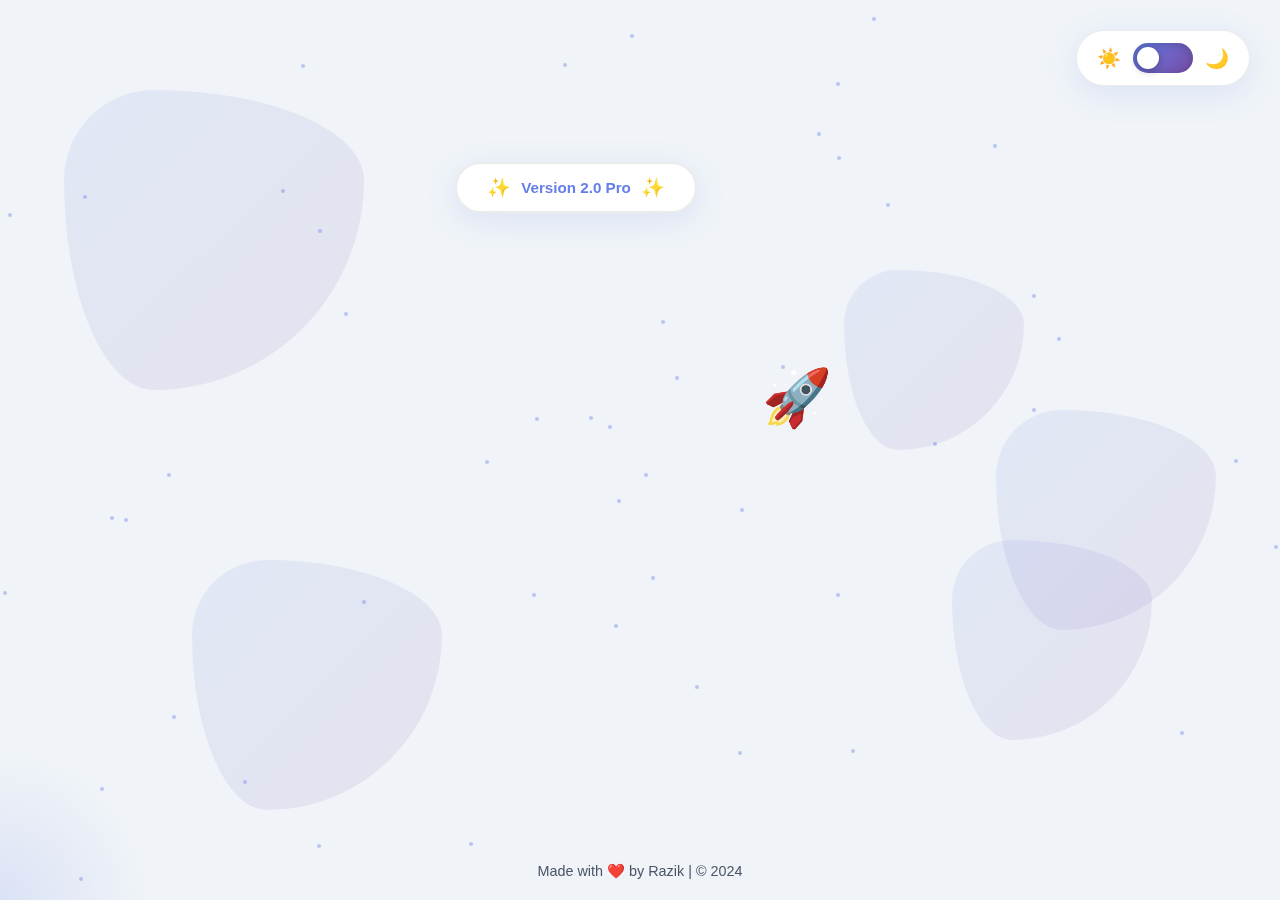
<file: index.html>
<!DOCTYPE html>
<html lang="id">

<head>
    <meta charset="UTF-8">
    <meta name="viewport" content="width=device-width, initial-scale=1.0">
    <title>Welcome - Razik Website 🚀</title>
    <link rel="stylesheet" href="landing.css">
</head>

<body>
    <!-- Theme Toggle Switch -->
    <div class="theme-switch-wrapper">
        <span class="theme-label">☀️</span>
        <label class="theme-switch">
            <input type="checkbox" id="themeToggle">
            <span class="slider"></span>
        </label>
        <span class="theme-label">🌙</span>
    </div>

    <!-- Particles Background -->
    <div class="particles-container" id="particles"></div>

    <!-- Main Landing Content -->
    <div class="landing-container">
        <div class="welcome-content">
            <!-- Animated Badge -->
            <div class="badge-animated">
                <span class="badge-sparkle">✨</span>
                <span class="badge-text">Version 2.0 Pro</span>
                <span class="badge-sparkle">✨</span>
            </div>

            <!-- Main Welcome Text -->
            <h1 class="welcome-title">
                <span class="title-word" data-text="Selamat">Selamat</span>
                <span class="title-word" data-text="Datang">Datang</span>
                <span class="title-word" data-text="di">di</span>
            </h1>
            <h2 class="welcome-subtitle">
                <span class="subtitle-word">Website</span>
                <span class="subtitle-word gradient-text">Razik</span>
                <span class="subtitle-emoji">🚀</span>
            </h2>

            <!-- Tagline -->
            <p class="tagline">
                Belajar <span class="html-text">HTML</span> dengan cara yang menyenangkan dan interaktif
            </p>

            <!-- Epic Button with Effects -->
            <div class="button-container">
                <button class="epic-button" id="enterButton">
                    <span class="button-content">
                        <span class="button-icon">🎯</span>
                        <span class="button-text">Mulai Petualangan</span>
                        <span class="button-icon">🎯</span>
                    </span>
                    <div class="button-particles"></div>
                    <div class="button-glow"></div>
                    <div class="shatter-layer"></div>
                </button>
                <div class="button-ripple"></div>
            </div>

            <!-- Features Preview -->
            <div class="features-preview">
                <div class="feature-item">
                    <span class="feature-icon">⚡</span>
                    <span class="feature-text">Cepat</span>
                </div>
                <div class="feature-divider"></div>
                <div class="feature-item">
                    <span class="feature-icon">🎨</span>
                    <span class="feature-text">Interaktif</span>
                </div>
                <div class="feature-divider"></div>
                <div class="feature-item">
                    <span class="feature-icon">🆓</span>
                    <span class="feature-text">Gratis</span>
                </div>
            </div>
        </div>

        <!-- Floating Shapes -->
        <div class="floating-shapes">
            <div class="shape shape-1"></div>
            <div class="shape shape-2"></div>
            <div class="shape shape-3"></div>
            <div class="shape shape-4"></div>
            <div class="shape shape-5"></div>
        </div>

        <!-- Scroll Hint -->
        <div class="scroll-hint">
            <span class="hint-text">Klik tombol di atas</span>
            <div class="hint-arrow">↑</div>
        </div>
    </div>

    <!-- Footer Credit -->
    <div class="landing-footer">
        <p>Made with ❤️ by Razik | © 2024</p>
    </div>

    <script src="landing.js"></script>
</body>

</html>
</file>
<file: landing.css>
/* ============================================
   LANDING PAGE - RAZIK WEBSITE
   Warna Santai & Simpel dengan Efek Keren
   ============================================ */

* {
    margin: 0;
    padding: 0;
    box-sizing: border-box;
}

:root {
    /* Light Mode - Warna Santai */
    --bg-primary: #f0f4f8;
    --bg-secondary: #ffffff;
    --text-primary: #2d3748;
    --text-secondary: #4a5568;
    --accent: #667eea;
    --accent-light: #764ba2;
    --html-color: #f6ad55;
    --shadow: rgba(102, 126, 234, 0.15);
    --border: rgba(0, 0, 0, 0.08);
    
    /* Gradients */
    --gradient-primary: linear-gradient(135deg, #667eea 0%, #764ba2 100%);
    --gradient-secondary: linear-gradient(135deg, #f093fb 0%, #f5576c 100%);
}

[data-theme="dark"] {
    /* Dark Mode - Warna Santai */
    --bg-primary: #1a202c;
    --bg-secondary: #2d3748;
    --text-primary: #f7fafc;
    --text-secondary: #e2e8f0;
    --accent: #7c3aed;
    --accent-light: #a78bfa;
    --html-color: #fbbf24;
    --shadow: rgba(124, 58, 237, 0.25);
    --border: rgba(255, 255, 255, 0.1);
}

html {
    scroll-behavior: smooth;
}

body {
    font-family: 'Segoe UI', -apple-system, BlinkMacSystemFont, sans-serif;
    background: var(--bg-primary);
    color: var(--text-primary);
    min-height: 100vh;
    overflow-x: hidden;
    transition: background 0.5s ease, color 0.5s ease;
}

/* ===== THEME SWITCH (ON/OFF STYLE) ===== */
.theme-switch-wrapper {
    position: fixed;
    top: 30px;
    right: 30px;
    z-index: 1000;
    display: flex;
    align-items: center;
    gap: 12px;
    background: var(--bg-secondary);
    padding: 12px 20px;
    border-radius: 50px;
    box-shadow: 0 8px 32px var(--shadow);
    backdrop-filter: blur(10px);
    border: 1px solid var(--border);
    transition: all 0.3s ease;
}

.theme-switch-wrapper:hover {
    transform: translateY(-3px);
    box-shadow: 0 12px 48px var(--shadow);
}

.theme-label {
    font-size: 1.2rem;
    transition: all 0.3s ease;
}

.theme-switch {
    position: relative;
    width: 60px;
    height: 30px;
    display: inline-block;
}

.theme-switch input {
    opacity: 0;
    width: 0;
    height: 0;
}

.slider {
    position: absolute;
    cursor: pointer;
    top: 0;
    left: 0;
    right: 0;
    bottom: 0;
    background: var(--gradient-primary);
    border-radius: 30px;
    transition: all 0.4s cubic-bezier(0.4, 0, 0.2, 1);
    box-shadow: inset 0 2px 8px rgba(0, 0, 0, 0.2);
}

.slider:before {
    content: "";
    position: absolute;
    height: 22px;
    width: 22px;
    left: 4px;
    bottom: 4px;
    background: white;
    border-radius: 50%;
    transition: all 0.4s cubic-bezier(0.4, 0, 0.2, 1);
    box-shadow: 0 2px 8px rgba(0, 0, 0, 0.3);
}

input:checked + .slider {
    background: linear-gradient(135deg, #667eea 0%, #764ba2 100%);
}

input:checked + .slider:before {
    transform: translateX(30px);
}

.slider:active:before {
    width: 28px;
}

/* ===== PARTICLES BACKGROUND ===== */
.particles-container {
    position: fixed;
    top: 0;
    left: 0;
    width: 100%;
    height: 100%;
    z-index: 0;
    pointer-events: none;
}

.particle {
    position: absolute;
    width: 4px;
    height: 4px;
    background: var(--accent);
    border-radius: 50%;
    opacity: 0.4;
    animation: float-particle 20s linear infinite;
}

@keyframes float-particle {
    0% {
        transform: translate(0, 0) scale(1);
        opacity: 0;
    }
    10% {
        opacity: 0.4;
    }
    90% {
        opacity: 0.4;
    }
    100% {
        transform: translate(var(--tx), var(--ty)) scale(0);
        opacity: 0;
    }
}

/* ===== LANDING CONTAINER ===== */
.landing-container {
    min-height: 100vh;
    display: flex;
    align-items: center;
    justify-content: center;
    position: relative;
    z-index: 1;
    padding: 40px 20px;
}

.welcome-content {
    text-align: center;
    max-width: 800px;
    position: relative;
    z-index: 2;
}

/* ===== BADGE ===== */
.badge-animated {
    display: inline-flex;
    align-items: center;
    gap: 10px;
    background: var(--bg-secondary);
    padding: 12px 30px;
    border-radius: 50px;
    margin-bottom: 40px;
    border: 2px solid var(--border);
    box-shadow: 0 8px 32px var(--shadow);
    animation: slideDown 1s ease;
}

@keyframes slideDown {
    from {
        opacity: 0;
        transform: translateY(-50px);
    }
    to {
        opacity: 1;
        transform: translateY(0);
    }
}

.badge-sparkle {
    font-size: 1.2rem;
    animation: sparkle 2s ease-in-out infinite;
}

@keyframes sparkle {
    0%, 100% { transform: scale(1) rotate(0deg); }
    50% { transform: scale(1.3) rotate(180deg); }
}

.badge-text {
    font-weight: 700;
    color: var(--accent);
    font-size: 0.95rem;
}

/* ===== WELCOME TITLE ===== */
.welcome-title {
    font-size: clamp(3rem, 12vw, 5rem);
    font-weight: 900;
    margin-bottom: 20px;
    line-height: 1.1;
}

.title-word {
    display: inline-block;
    position: relative;
    animation: fadeInUp 0.8s ease forwards;
    opacity: 0;
    margin: 0 10px;
}

.title-word:nth-child(1) {
    animation-delay: 0.2s;
}

.title-word:nth-child(2) {
    animation-delay: 0.4s;
}

.title-word:nth-child(3) {
    animation-delay: 0.6s;
}

@keyframes fadeInUp {
    to {
        opacity: 1;
        transform: translateY(0);
    }
}

.title-word {
    transform: translateY(30px);
}

/* ===== SUBTITLE ===== */
.welcome-subtitle {
    font-size: clamp(2rem, 8vw, 4rem);
    font-weight: 800;
    margin-bottom: 30px;
    display: flex;
    align-items: center;
    justify-content: center;
    gap: 15px;
    flex-wrap: wrap;
}

.subtitle-word {
    animation: fadeIn 1s ease forwards;
    opacity: 0;
}

.subtitle-word:nth-child(1) {
    animation-delay: 0.8s;
}

.subtitle-word:nth-child(2) {
    animation-delay: 1s;
}

@keyframes fadeIn {
    to { opacity: 1; }
}

.gradient-text {
    background: var(--gradient-primary);
    -webkit-background-clip: text;
    -webkit-text-fill-color: transparent;
    background-clip: text;
    position: relative;
}

.subtitle-emoji {
    font-size: clamp(2rem, 8vw, 3.5rem);
    animation: bounce 2s ease-in-out infinite, rotate 1.2s ease forwards;
    animation-delay: 0s, 1.2s;
}

@keyframes bounce {
    0%, 100% { transform: translateY(0) rotate(0deg); }
    50% { transform: translateY(-20px) rotate(10deg); }
}

@keyframes rotate {
    from { transform: rotate(0deg); }
    to { transform: rotate(360deg); }
}

/* ===== TAGLINE ===== */
.tagline {
    font-size: clamp(1rem, 3vw, 1.3rem);
    color: var(--text-secondary);
    margin-bottom: 60px;
    animation: fadeIn 1s ease forwards;
    animation-delay: 1.4s;
    opacity: 0;
}

.html-text {
    color: var(--html-color);
    font-weight: 800;
    text-transform: uppercase;
    position: relative;
    display: inline-block;
}

.html-text::after {
    content: '';
    position: absolute;
    bottom: -2px;
    left: 0;
    width: 100%;
    height: 3px;
    background: var(--html-color);
    opacity: 0.5;
}

/* ===== EPIC BUTTON WITH EFFECTS ===== */
.button-container {
    position: relative;
    display: inline-block;
    margin-bottom: 60px;
    animation: fadeInScale 1s ease forwards;
    animation-delay: 1.6s;
    opacity: 0;
}

@keyframes fadeInScale {
    to {
        opacity: 1;
        transform: scale(1);
    }
}

.button-container {
    transform: scale(0.8);
}

.epic-button {
    position: relative;
    padding: 20px 50px;
    font-size: 1.3rem;
    font-weight: 800;
    background: var(--gradient-primary);
    border: none;
    border-radius: 50px;
    color: white;
    cursor: pointer;
    overflow: hidden;
    transition: all 0.4s cubic-bezier(0.4, 0, 0.2, 1);
    box-shadow: 0 12px 40px var(--shadow);
    z-index: 1;
}

.epic-button:hover {
    transform: translateY(-8px) scale(1.05);
    box-shadow: 0 20px 60px var(--shadow);
}

.epic-button:active {
    transform: translateY(-4px) scale(1.02);
}

.button-content {
    display: flex;
    align-items: center;
    gap: 15px;
    position: relative;
    z-index: 2;
}

.button-icon {
    font-size: 1.5rem;
    animation: pulse 2s ease-in-out infinite;
}

@keyframes pulse {
    0%, 100% { transform: scale(1); }
    50% { transform: scale(1.2); }
}

.button-text {
    position: relative;
}

/* Button Glow Effect */
.button-glow {
    position: absolute;
    top: 50%;
    left: 50%;
    transform: translate(-50%, -50%);
    width: 100%;
    height: 100%;
    background: radial-gradient(circle, rgba(255,255,255,0.4) 0%, transparent 70%);
    opacity: 0;
    transition: opacity 0.4s ease;
    pointer-events: none;
    border-radius: 50px;
}

.epic-button:hover .button-glow {
    opacity: 1;
    animation: pulse-glow 1.5s ease-in-out infinite;
}

@keyframes pulse-glow {
    0%, 100% { transform: translate(-50%, -50%) scale(1); }
    50% { transform: translate(-50%, -50%) scale(1.2); }
}

/* Button Particles Effect */
.button-particles {
    position: absolute;
    top: 0;
    left: 0;
    width: 100%;
    height: 100%;
    pointer-events: none;
    overflow: hidden;
    border-radius: 50px;
}

/* Blur & Shatter Effect on Hover */
.epic-button:hover {
    filter: blur(0px);
    animation: shake 0.5s ease-in-out;
}

@keyframes shake {
    0%, 100% { transform: translateY(-8px) scale(1.05) rotate(0deg); }
    25% { transform: translateY(-8px) scale(1.05) rotate(-2deg); }
    75% { transform: translateY(-8px) scale(1.05) rotate(2deg); }
}

.shatter-layer {
    position: absolute;
    top: 0;
    left: 0;
    width: 100%;
    height: 100%;
    opacity: 0;
    pointer-events: none;
    background: repeating-linear-gradient(
        45deg,
        transparent,
        transparent 10px,
        rgba(255,255,255,0.1) 10px,
        rgba(255,255,255,0.1) 20px
    );
    transition: opacity 0.3s ease;
}

.epic-button:active .shatter-layer {
    opacity: 1;
    animation: shatter 0.6s ease-out forwards;
}

@keyframes shatter {
    0% {
        transform: scale(1);
        opacity: 1;
    }
    100% {
        transform: scale(2);
        opacity: 0;
    }
}

/* Button Ripple Effect */
.button-ripple {
    position: absolute;
    top: 50%;
    left: 50%;
    transform: translate(-50%, -50%);
    width: 0;
    height: 0;
    border-radius: 50%;
    background: rgba(255, 255, 255, 0.4);
    pointer-events: none;
}

.epic-button:active ~ .button-ripple {
    animation: ripple 0.6s ease-out;
}

@keyframes ripple {
    to {
        width: 300px;
        height: 300px;
        opacity: 0;
    }
}

/* ===== FEATURES PREVIEW ===== */
.features-preview {
    display: flex;
    justify-content: center;
    align-items: center;
    gap: 30px;
    flex-wrap: wrap;
    animation: fadeIn 1s ease forwards;
    animation-delay: 1.8s;
    opacity: 0;
}

.feature-item {
    display: flex;
    align-items: center;
    gap: 10px;
    background: var(--bg-secondary);
    padding: 15px 25px;
    border-radius: 50px;
    border: 2px solid var(--border);
    box-shadow: 0 4px 20px var(--shadow);
    transition: all 0.3s ease;
}

.feature-item:hover {
    transform: translateY(-5px);
    box-shadow: 0 8px 32px var(--shadow);
}

.feature-icon {
    font-size: 1.5rem;
}

.feature-text {
    font-weight: 700;
    color: var(--text-primary);
}

.feature-divider {
    width: 2px;
    height: 30px;
    background: var(--border);
}

/* ===== FLOATING SHAPES ===== */
.floating-shapes {
    position: absolute;
    top: 0;
    left: 0;
    width: 100%;
    height: 100%;
    pointer-events: none;
    z-index: 0;
}

.shape {
    position: absolute;
    background: var(--gradient-primary);
    opacity: 0.1;
    border-radius: 30% 70% 70% 30% / 30% 30% 70% 70%;
    animation: float-shape 20s ease-in-out infinite;
}

.shape-1 {
    width: 300px;
    height: 300px;
    top: 10%;
    left: 5%;
    animation-delay: 0s;
}

.shape-2 {
    width: 200px;
    height: 200px;
    top: 60%;
    right: 10%;
    animation-delay: 2s;
}

.shape-3 {
    width: 250px;
    height: 250px;
    bottom: 10%;
    left: 15%;
    animation-delay: 4s;
}

.shape-4 {
    width: 180px;
    height: 180px;
    top: 30%;
    right: 20%;
    animation-delay: 1s;
}

.shape-5 {
    width: 220px;
    height: 220px;
    bottom: 30%;
    right: 5%;
    animation-delay: 3s;
}

@keyframes float-shape {
    0%, 100% {
        transform: translate(0, 0) rotate(0deg);
    }
    33% {
        transform: translate(30px, -30px) rotate(120deg);
    }
    66% {
        transform: translate(-20px, 20px) rotate(240deg);
    }
}

/* ===== SCROLL HINT ===== */
.scroll-hint {
    text-align: center;
    animation: fadeIn 1s ease forwards;
    animation-delay: 2s;
    opacity: 0;
}

.hint-text {
    font-size: 0.9rem;
    color: var(--text-secondary);
    font-weight: 600;
    display: block;
    margin-bottom: 10px;
}

.hint-arrow {
    font-size: 2rem;
    animation: bounce-arrow 2s ease-in-out infinite;
}

@keyframes bounce-arrow {
    0%, 100% { transform: translateY(0); }
    50% { transform: translateY(-10px); }
}

/* ===== FOOTER ===== */
.landing-footer {
    position: fixed;
    bottom: 20px;
    left: 50%;
    transform: translateX(-50%);
    z-index: 10;
}

.landing-footer p {
    color: var(--text-secondary);
    font-size: 0.9rem;
    font-weight: 500;
}

/* ===== RESPONSIVE ===== */
@media (max-width: 768px) {
    .theme-switch-wrapper {
        top: 20px;
        right: 20px;
        padding: 10px 15px;
        gap: 8px;
    }

    .theme-switch {
        width: 50px;
        height: 26px;
    }

    .slider:before {
        height: 18px;
        width: 18px;
    }

    input:checked + .slider:before {
        transform: translateX(24px);
    }

    .welcome-title {
        margin-bottom: 15px;
    }

    .welcome-subtitle {
        gap: 10px;
    }

    .tagline {
        margin-bottom: 40px;
    }

    .epic-button {
        padding: 18px 40px;
        font-size: 1.1rem;
    }

    .button-content {
        gap: 10px;
    }

    .features-preview {
        gap: 15px;
    }

    .feature-item {
        padding: 12px 20px;
    }

    .feature-divider {
        display: none;
    }

    .shape {
        opacity: 0.05;
    }
}

@media (max-width: 480px) {
    .badge-animated {
        padding: 10px 20px;
        margin-bottom: 30px;
    }

    .title-word {
        margin: 0 5px;
    }

    .epic-button {
        padding: 16px 35px;
        font-size: 1rem;
    }

    .button-icon {
        font-size: 1.2rem;
    }
}
</file>
